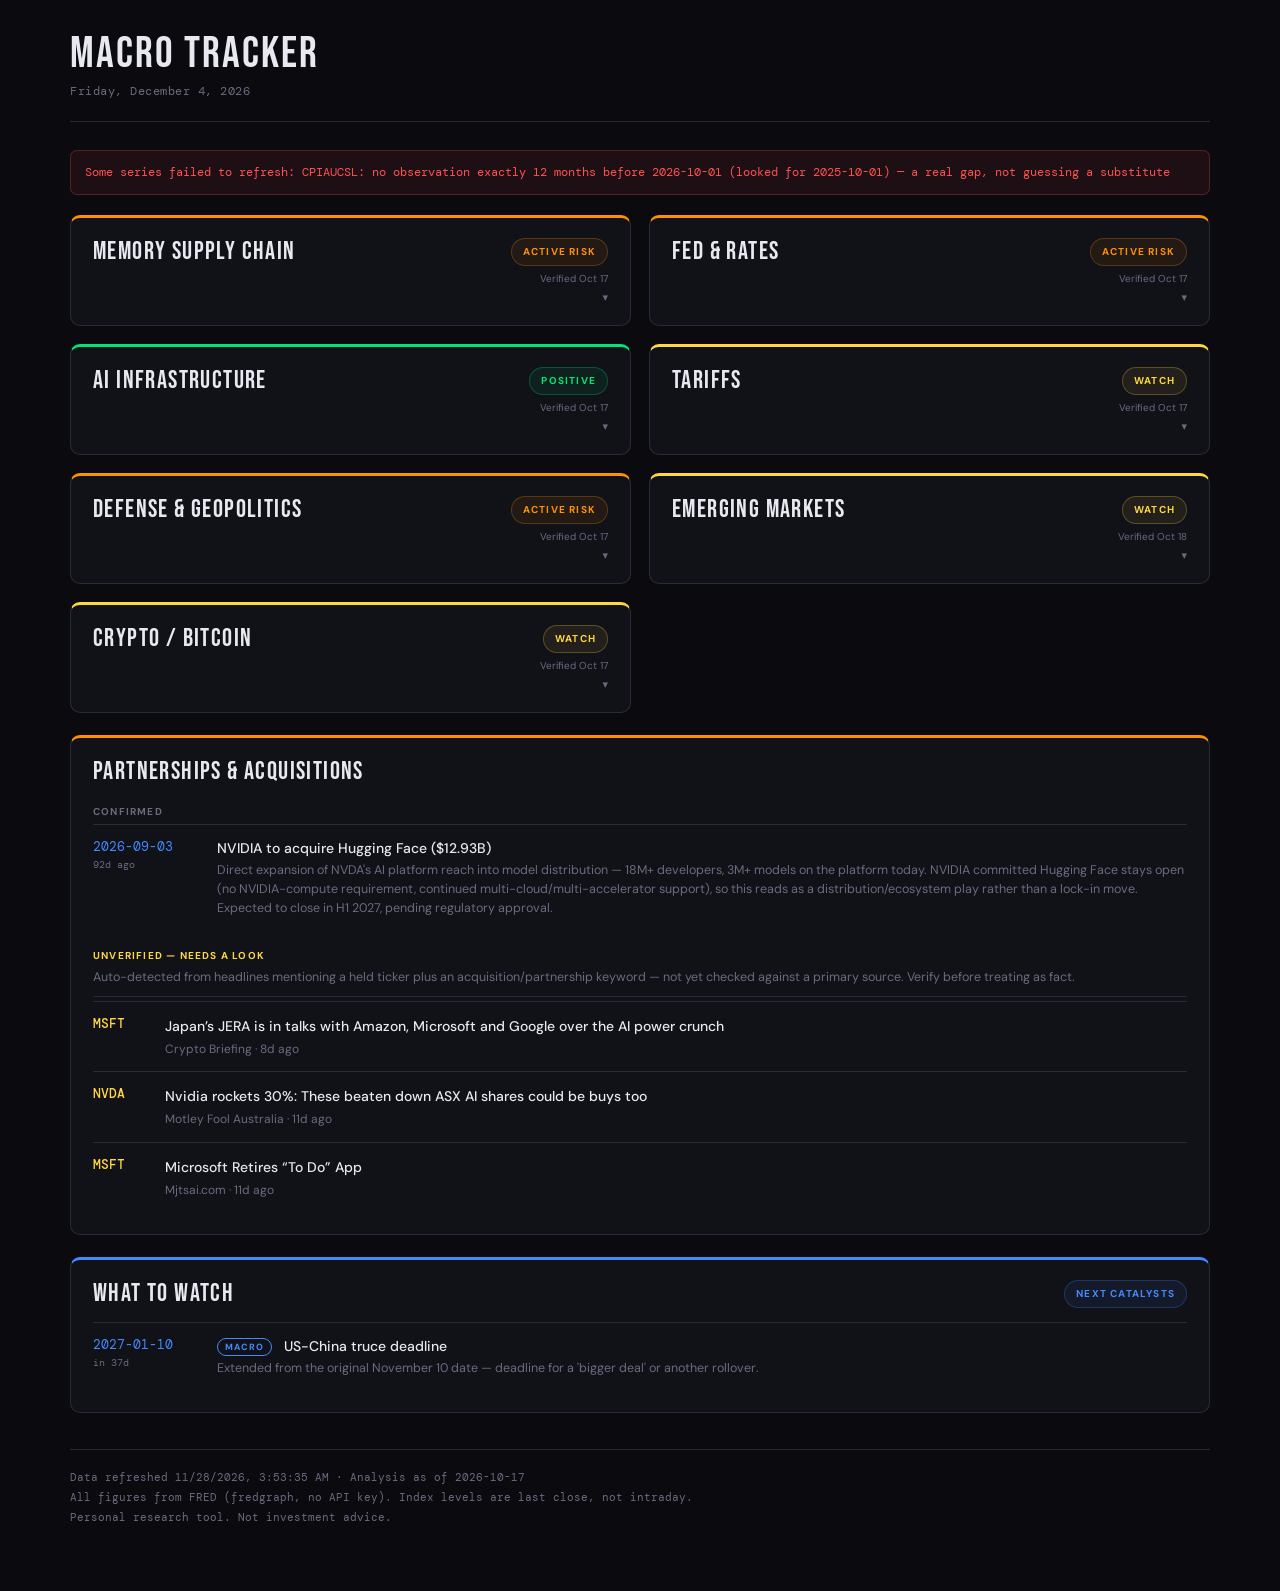
<file: docs/macro/index.html>
<!doctype html>
<html lang="en">
<head>
<meta charset="utf-8">
<meta name="viewport" content="width=device-width, initial-scale=1">
<title>Macro Tracker</title>
<link rel="preconnect" href="https://fonts.googleapis.com">
<link rel="preconnect" href="https://fonts.gstatic.com" crossorigin>
<link href="https://fonts.googleapis.com/css2?family=Bebas+Neue&family=DM+Mono:wght@400;500&family=DM+Sans:wght@400;500;700&display=swap" rel="stylesheet">
<link rel="stylesheet" href="styles.css">
<link rel="manifest" href="manifest.webmanifest">
<meta name="theme-color" content="#0a0a0f">
<meta name="apple-mobile-web-app-capable" content="yes">
<meta name="apple-mobile-web-app-status-bar-style" content="black-translucent">
<link rel="apple-touch-icon" href="icon-180.png?v=2">
</head>
<body>
<div class="wrap">

  <header class="masthead">
    <div>
      <h1>Macro Tracker</h1>
      <div class="date" id="today"></div>
    </div>
  </header>

  <div id="errors"></div>

  <div class="grid" id="grid"></div>
  <div id="pending"></div>
  <div id="catalysts"></div>

  <footer>
    <span id="stamp"></span><br>
    All figures from FRED (fredgraph, no API key). Index levels are last close, not intraday.<br>
    Personal research tool. Not investment advice.
  </footer>

</div>

<!-- Generated by scripts/refresh.py. A script tag rather than fetch() so the
     page works when opened directly from disk — browsers block fetch on file://. -->
<script src="boot.js"></script>
</body>
</html>
</file>
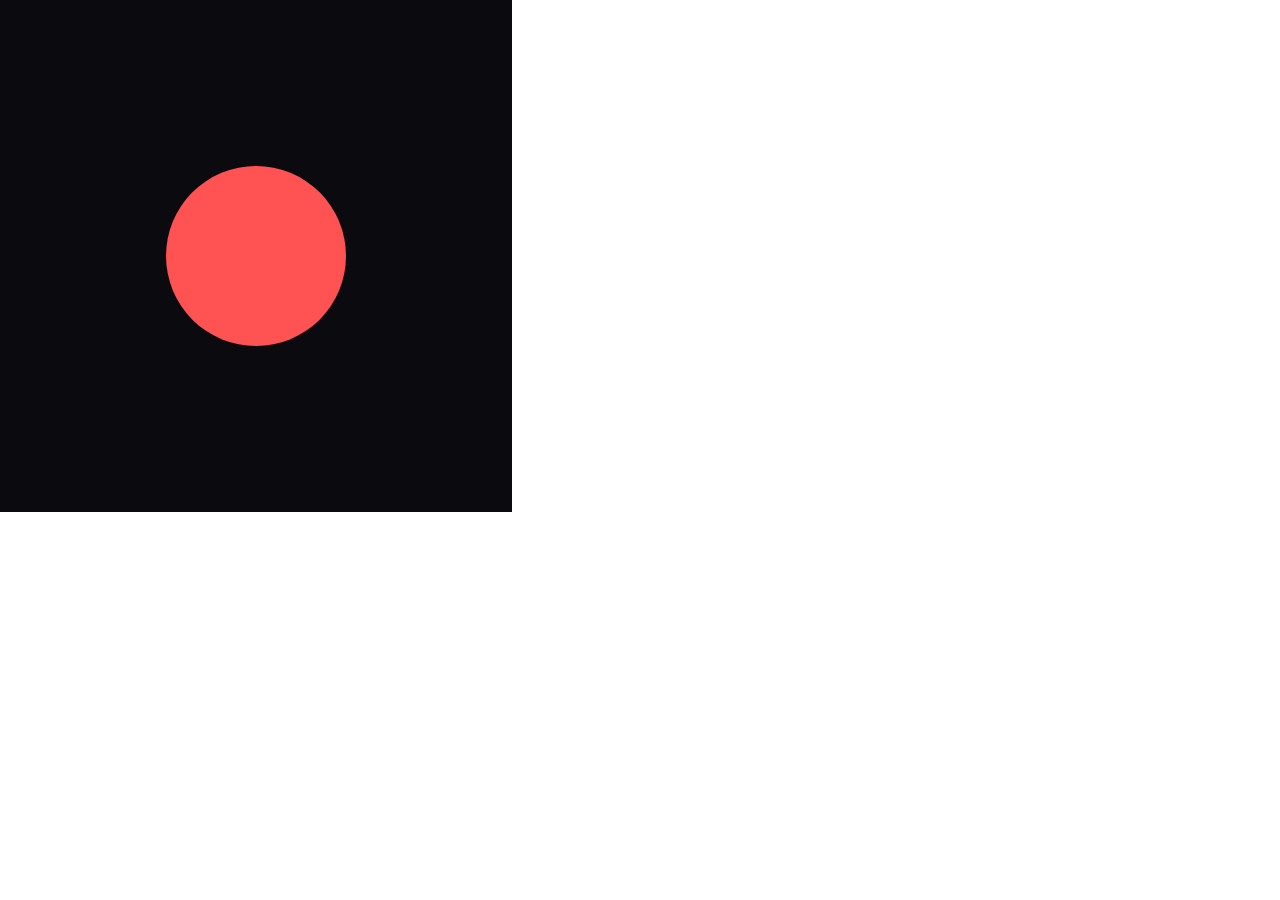
<file: docs/macro/icon-source.html>
<!doctype html>
<meta charset="utf-8">
<style>
  html, body { margin: 0; padding: 0; background: transparent; }
  svg { display: block; }
</style>
<body>
<!--
  App icon design: a single centered dot, in the app's own --red token
  (#ff5252) rather than an arbitrary red, so the icon draws from the same
  palette the app itself uses (status colors, badges) instead of
  introducing a one-off color nobody else in the app uses.
  Full-bleed dark background matches the app's own --bg (#0a0a0f) and the
  manifest's theme_color, so the icon visually continues into the app
  when it launches. No text, no curves to get wrong — just one shape.
-->
<svg viewBox="0 0 512 512" width="512" height="512" xmlns="http://www.w3.org/2000/svg">
  <rect width="512" height="512" fill="#0a0a0f"/>
  <circle cx="256" cy="256" r="90" fill="#ff5252"/>
</svg>
</body>
</file>
<file: docs/macro/styles.css>
/* Macro Tracker — design tokens as specified.
   Status colors carry meaning, so they are never used decoratively. */
:root {
  --bg:      #0a0a0f;
  --card:    #111118;
  --border:  #2a2a3a;
  --text:    #e8e8f0;
  --muted:   #6b6b80;

  --green:   #00e676;
  --yellow:  #ffd740;
  --red:     #ff5252;
  --orange:  #ff9100;
  --blue:    #448aff;

  --head: 'Bebas Neue', system-ui, sans-serif;
  --body: 'DM Sans', system-ui, sans-serif;
  --mono: 'DM Mono', ui-monospace, monospace;
}

* { box-sizing: border-box; }

body {
  margin: 0;
  background: var(--bg);
  color: var(--text);
  font-family: var(--body);
  font-size: 15px;
  line-height: 1.6;
  -webkit-font-smoothing: antialiased;
}

.wrap { max-width: 1180px; margin: 0 auto; padding: 32px 20px 64px; }

/* ── header ─────────────────────────────────────────────────────────── */
.masthead {
  display: flex; flex-wrap: wrap; align-items: flex-end;
  justify-content: space-between; gap: 20px;
  border-bottom: 1px solid var(--border);
  padding-bottom: 20px; margin-bottom: 28px;
}
.masthead h1 {
  font-family: var(--head); font-size: 44px; font-weight: 400;
  letter-spacing: 2px; margin: 0; line-height: 1;
}
.masthead .date {
  font-family: var(--mono); font-size: 12px; color: var(--muted);
  margin-top: 6px; letter-spacing: 0.5px;
}

/* ── theme cards ────────────────────────────────────────────────────── */
.grid {
  display: grid; grid-template-columns: repeat(auto-fit, minmax(400px, 1fr));
  gap: 18px;
}
@media (max-width: 560px) { .grid { grid-template-columns: 1fr; } }

.card {
  background: var(--card);
  border: 1px solid var(--border);
  border-top: 3px solid var(--s, var(--border));
  border-radius: 10px;
  padding: 20px 22px 22px;
}
.card h2 {
  font-family: var(--head); font-size: 25px; font-weight: 400;
  letter-spacing: 1.4px; margin: 0; line-height: 1.1;
}
.card-head {
  display: flex; align-items: flex-start; justify-content: space-between;
  gap: 12px; margin-bottom: 14px;
}

.card-head-right {
  display: flex; flex-direction: column; align-items: flex-end; gap: 5px;
}

.badge {
  font-family: var(--body); font-size: 10px; font-weight: 700;
  text-transform: uppercase; letter-spacing: 1.2px;
  padding: 5px 11px; border-radius: 20px; white-space: nowrap;
  color: var(--s);
  background: color-mix(in srgb, var(--s) 8%, transparent);
  border: 1px solid color-mix(in srgb, var(--s) 25%, transparent);
}

.verified {
  font-family: var(--body); font-size: 10px; color: var(--muted);
  white-space: nowrap;
}

/* "Updated since your last visit" — only applied when at least one theme
   actually is new, otherwise every card would dim with nothing to contrast
   against. .is-seen fades the unchanged cards rather than the other way
   around, so a returning reader's eye lands on what moved. */
.card.is-seen { opacity: 0.55; transition: opacity 0.15s ease; }
.card.is-seen:hover, .card.is-seen:focus-within { opacity: 1; }
.new-tag {
  font-family: var(--body); font-size: 9px; font-weight: 700;
  text-transform: uppercase; letter-spacing: 1px; color: var(--bg);
  background: var(--s); padding: 3px 9px; border-radius: 20px;
  white-space: nowrap;
}

/* Theme cards are <details>/<summary> now — collapsed to just the header
   (name, badge, verified date) until tapped. Swap the native disclosure
   triangle for a chevron that lives in the same right-aligned column as the
   badge, since the default marker doesn't survive .card-head's flex layout. */
.card > summary.card-head {
  cursor: pointer;
  list-style: none;
  margin-bottom: 0;
}
.card > summary.card-head::-webkit-details-marker { display: none; }
.card > summary.card-head::marker { content: ''; }
.card-body { margin-top: 14px; }
.chevron {
  font-size: 11px; color: var(--muted); line-height: 1;
  transition: transform 0.15s ease;
}
details[open] .chevron { transform: rotate(180deg); }

.lbl {
  font-family: var(--body); font-size: 10px; color: var(--muted);
  text-transform: uppercase; letter-spacing: 1.2px;
  margin: 18px 0 8px;
}
.changed { font-size: 14px; line-height: 1.65; }

/* data points */
.dp { border-top: 1px solid var(--border); padding: 9px 0; }
.dp:last-child { padding-bottom: 0; }
.dp-row { display: flex; justify-content: space-between; gap: 14px; align-items: baseline; }
.dp-k { font-size: 13px; color: var(--text); }
.dp-v { font-family: var(--mono); font-size: 14px; font-weight: 500; white-space: nowrap; }
.dp-d { font-size: 12px; color: var(--muted); margin-top: 2px; }
.dp-s { font-family: var(--mono); font-size: 10px; color: var(--muted); margin-top: 3px; }
.dp-s a { color: var(--muted); text-decoration: underline; text-underline-offset: 2px; }
.dp-s a:hover, .dp-s a:focus { color: var(--text); }

/* portfolio impact */
.pi { display: flex; gap: 10px; padding: 8px 0; border-top: 1px solid var(--border); }
.pi-dot { width: 7px; height: 7px; border-radius: 50%; margin-top: 7px; flex: 0 0 auto; }
.pi-h { font-family: var(--mono); font-size: 13px; font-weight: 500; }
.pi-r { font-size: 12.5px; color: var(--muted); line-height: 1.5; }

.watch {
  margin-top: 16px; padding: 12px 14px; border-radius: 7px;
  background: color-mix(in srgb, var(--s) 8%, transparent);
  border: 1px solid color-mix(in srgb, var(--s) 25%, transparent);
  font-size: 13px; line-height: 1.55;
}
.watch b {
  font-family: var(--body); font-size: 10px; letter-spacing: 1.2px;
  text-transform: uppercase; color: var(--s); display: block; margin-bottom: 4px;
}

.empty { color: var(--muted); font-size: 13px; font-style: italic; }

/* ── catalysts ──────────────────────────────────────────────────────── */
.cat { margin-top: 22px; --s: var(--blue); }
.cat-row {
  display: grid; grid-template-columns: 108px 1fr; gap: 16px;
  padding: 12px 0; border-top: 1px solid var(--border); align-items: start;
}
@media (max-width: 560px) { .cat-row { grid-template-columns: 1fr; gap: 3px; } }
.cat-d { font-family: var(--mono); font-size: 12.5px; color: var(--blue); }
.cat-l { font-size: 14px; font-weight: 500; }
.cat-type {
  font-family: var(--body); font-size: 9px; font-weight: 700;
  text-transform: uppercase; letter-spacing: 1px;
  padding: 2px 7px; border-radius: 20px; border: 1px solid;
  margin-right: 8px; white-space: nowrap; vertical-align: 1px;
}
.cat-w { font-size: 12.5px; color: var(--muted); line-height: 1.5; margin-top: 2px; }
.days {
  font-family: var(--mono); font-size: 10px; color: var(--muted); display: block;
}

/* ── partnerships & acquisitions (confirmed deals + auto-detected) ─────
   One card, two trust levels — confirmed entries reuse the plain cat-row
   layout (no colored type tag needed, this whole card is already "deals"),
   pending ones stay deliberately plainer (no "why it matters" prose) so
   they never read as already-vetted the way a confirmed entry does. */
.deals { margin-top: 22px; --s: var(--orange); }
.deals-sub {
  font-family: var(--body); font-size: 10px; font-weight: 700; color: var(--muted);
  text-transform: uppercase; letter-spacing: 1.2px; margin: 18px 0 4px;
}
.deals-sub:first-of-type { margin-top: 4px; }
.deals-sub-unverified { color: var(--yellow); }
.pd-note {
  font-size: 12.5px; color: var(--muted); line-height: 1.5;
  padding-bottom: 10px; margin-bottom: 4px; border-bottom: 1px solid var(--border);
}
.pd-row {
  display: grid; grid-template-columns: 56px 1fr; gap: 16px;
  padding: 12px 0; border-top: 1px solid var(--border); align-items: start;
}
@media (max-width: 560px) { .pd-row { grid-template-columns: 1fr; gap: 3px; } }
.pd-ticker { font-family: var(--mono); font-size: 12.5px; color: var(--yellow); font-weight: 500; }
.pd-headline { font-size: 14px; font-weight: 500; color: var(--text); text-decoration: none; }
.pd-headline:hover { text-decoration: underline; }
.pd-meta { font-size: 12px; color: var(--muted); margin-top: 2px; }

footer {
  margin-top: 36px; padding-top: 18px; border-top: 1px solid var(--border);
  font-family: var(--mono); font-size: 11px; color: var(--muted); line-height: 1.8;
}
.err {
  --s: var(--red); margin-bottom: 20px; padding: 12px 14px; border-radius: 7px;
  background: color-mix(in srgb, var(--red) 8%, transparent);
  border: 1px solid color-mix(in srgb, var(--red) 25%, transparent);
  font-family: var(--mono); font-size: 12px; color: var(--red);
}
</file>
